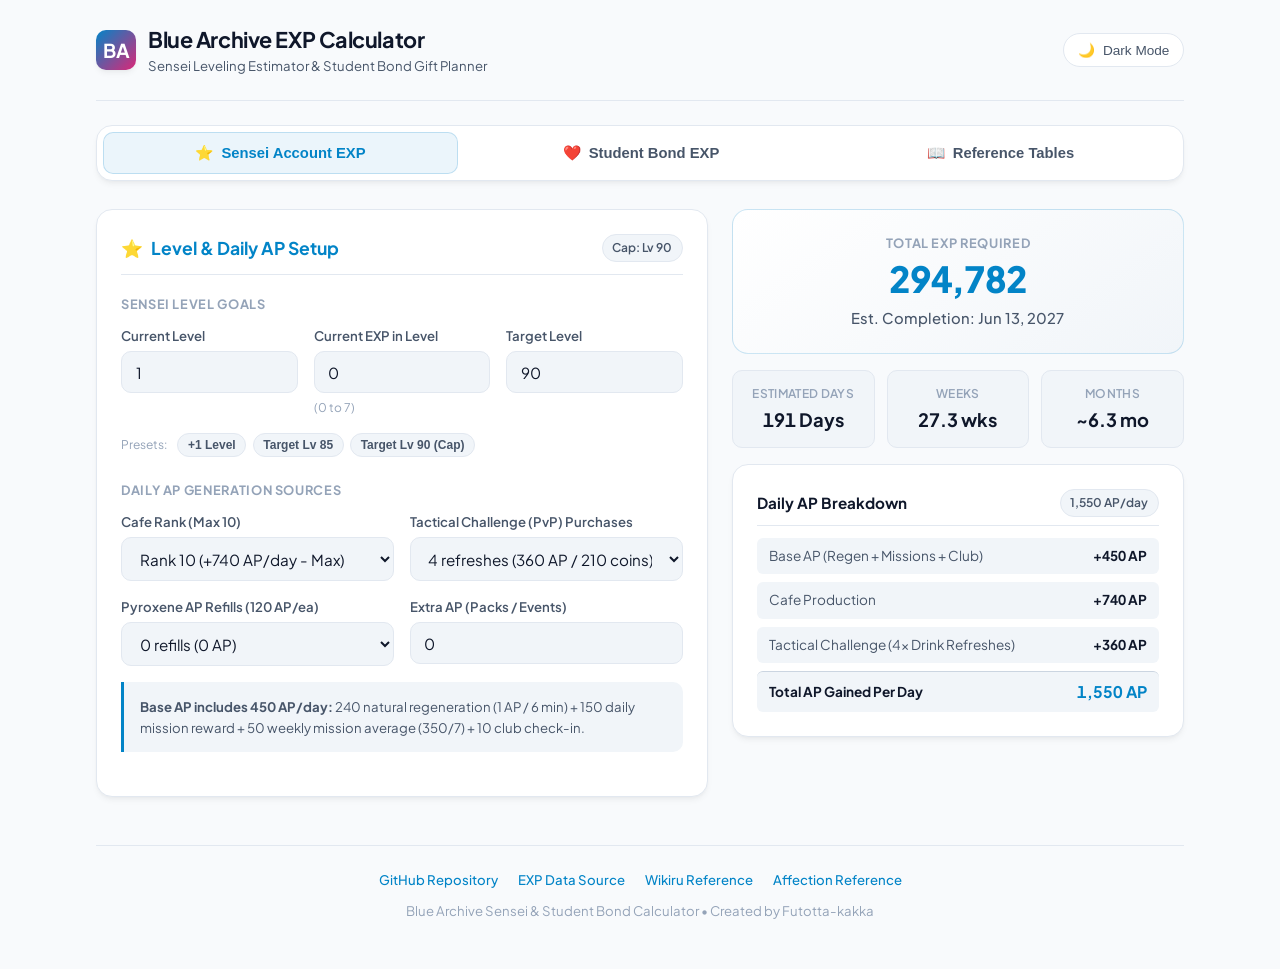
<file: index.html>
<!DOCTYPE html>
<html lang="en">
<head>
  <meta charset="UTF-8">
  <meta name="viewport" content="width=device-width, initial-scale=1.0">
  <title>Blue Archive Sensei & Student EXP Calculator</title>
  <meta name="description" content="Calculate Blue Archive Sensei Account EXP, daily AP generation, time to level 90, and Student Bond / Relationship EXP with optimal gift paths.">
  
  <!-- Favicons -->
  <link rel="apple-touch-icon" sizes="180x180" href="img/apple-touch-icon.png">
  <link rel="icon" type="image/png" sizes="32x32" href="img/favicon-32x32.png">
  <link rel="icon" type="image/png" sizes="16x16" href="img/favicon-16x16.png">
  <link rel="manifest" href="img/site.webmanifest">

  <!-- Google Fonts: Plus Jakarta Sans -->
  <link rel="preconnect" href="https://fonts.googleapis.com">
  <link rel="preconnect" href="https://fonts.gstatic.com" crossorigin>
  <link href="https://fonts.googleapis.com/css2?family=Plus+Jakarta+Sans:wght@400;500;600;700;800&display=swap" rel="stylesheet">

  <link rel="stylesheet" href="css/style.css">
</head>
<body>
  <div class="container">
    
    <!-- Top Header -->
    <header class="header">
      <div class="brand-wrapper">
        <div class="brand-icon">BA</div>
        <div class="brand-info">
          <h1>Blue Archive EXP Calculator</h1>
          <p>Sensei Leveling Estimator & Student Bond Gift Planner</p>
        </div>
      </div>
      <div class="header-controls">
        <button id="theme-toggle" class="theme-toggle-btn" aria-label="Toggle theme">
          <span>🌙</span> Dark Mode
        </button>
      </div>
    </header>

    <!-- Navigation Tabs -->
    <nav class="nav-tabs" role="tablist">
      <button class="tab-btn active-schale" data-tab="sensei" role="tab" aria-selected="true">
        <span>⭐</span> Sensei Account EXP
      </button>
      <button class="tab-btn" data-tab="bond" role="tab" aria-selected="false">
        <span>❤️</span> Student Bond EXP
      </button>
      <button class="tab-btn" data-tab="reference" role="tab" aria-selected="false">
        <span>📖</span> Reference Tables
      </button>
    </nav>

    <!-- TAB 1: SENSEI ACCOUNT EXP -->
    <section id="tab-sensei" class="tab-panel active" role="tabpanel">
      <div class="grid-layout">
        
        <!-- Left: Form Controls -->
        <div class="card">
          <div class="card-header">
            <h2 class="card-title schale">
              <span>⭐</span> Level & Daily AP Setup
            </h2>
            <span class="preset-chip">Cap: Lv 90</span>
          </div>

          <!-- Section: Level Goals -->
          <div class="form-section">
            <div class="form-section-title">Sensei Level Goals</div>
            <div class="form-grid">
              <div class="input-group">
                <label class="input-label" for="currentLevel">Current Level</label>
                <input type="number" id="currentLevel" class="input-field" min="1" max="89" value="1">
              </div>
              <div class="input-group">
                <label class="input-label" for="currentLevelExp">Current EXP in Level</label>
                <input type="number" id="currentLevelExp" class="input-field" min="0" value="0">
                <span class="input-hint" id="curExpMaxHint">(0 to 7)</span>
              </div>
              <div class="input-group">
                <label class="input-label" for="targetLevel">Target Level</label>
                <input type="number" id="targetLevel" class="input-field" min="2" max="90" value="90">
              </div>
            </div>
            
            <div class="preset-group">
              <span class="input-hint" style="align-self: center; margin-right: 0.25rem;">Presets:</span>
              <button type="button" class="preset-chip" data-sensei-preset="plus1">+1 Level</button>
              <button type="button" class="preset-chip" data-sensei-preset="85">Target Lv 85</button>
              <button type="button" class="preset-chip" data-sensei-preset="90">Target Lv 90 (Cap)</button>
            </div>
          </div>

          <!-- Section: Daily AP Sources -->
          <div class="form-section" style="margin-top: 1.5rem;">
            <div class="form-section-title">Daily AP Generation Sources</div>
            
            <div class="form-grid">
              <div class="input-group">
                <label class="input-label" for="cafeRank">Cafe Rank (Max 10)</label>
                <select id="cafeRank" class="select-field">
                  <option value="90">Rank 1 (+90 AP/day)</option>
                  <option value="150">Rank 2 (+150 AP/day)</option>
                  <option value="220">Rank 3 (+220 AP/day)</option>
                  <option value="300">Rank 4 (+300 AP/day)</option>
                  <option value="390">Rank 5 (+390 AP/day)</option>
                  <option value="460">Rank 6 (+460 AP/day)</option>
                  <option value="530">Rank 7 (+530 AP/day)</option>
                  <option value="600">Rank 8 (+600 AP/day)</option>
                  <option value="670">Rank 9 (+670 AP/day)</option>
                  <option value="740" selected>Rank 10 (+740 AP/day - Max)</option>
                </select>
              </div>

              <div class="input-group">
                <label class="input-label" for="TCCoinAP">Tactical Challenge (PvP) Purchases</label>
                <select id="TCCoinAP" class="select-field">
                  <option value="0">0 purchases (0 AP)</option>
                  <option value="1">1 refresh (90 AP / 45 coins)</option>
                  <option value="2">2 refreshes (180 AP / 100 coins)</option>
                  <option value="3">3 refreshes (270 AP / 155 coins)</option>
                  <option value="4" selected>4 refreshes (360 AP / 210 coins)</option>
                </select>
              </div>
            </div>

            <div class="form-grid">
              <div class="input-group">
                <label class="input-label" for="numApRefreshes">Pyroxene AP Refills (120 AP/ea)</label>
                <select id="numApRefreshes" class="select-field">
                  <option value="0" selected>0 refills (0 AP)</option>
                  <option value="1">1 refill (120 AP - 30 Pyro)</option>
                  <option value="2">2 refills (240 AP - 60 Pyro)</option>
                  <option value="3">3 refills (360 AP - 90 Pyro)</option>
                  <option value="4">4 refills (480 AP - 150 Pyro)</option>
                  <option value="5">5 refills (600 AP - 210 Pyro)</option>
                  <option value="6">6 refills (720 AP - 270 Pyro)</option>
                  <option value="7">7 refills (840 AP - 370 Pyro)</option>
                  <option value="8">8 refills (960 AP - 470 Pyro)</option>
                  <option value="9">9 refills (1080 AP - 570 Pyro)</option>
                  <option value="10">10 refills (1200 AP - 720 Pyro)</option>
                  <option value="11">11 refills (1320 AP - 870 Pyro)</option>
                  <option value="12">12 refills (1440 AP - 1020 Pyro)</option>
                  <option value="13">13 refills (1560 AP - 1220 Pyro)</option>
                  <option value="14">14 refills (1680 AP - 1420 Pyro)</option>
                  <option value="15">15 refills (1800 AP - 1620 Pyro)</option>
                  <option value="16">16 refills (1920 AP - 1920 Pyro)</option>
                  <option value="17">17 refills (2040 AP - 2220 Pyro)</option>
                  <option value="18">18 refills (2160 AP - 2520 Pyro)</option>
                  <option value="19">19 refills (2280 AP - 2820 Pyro)</option>
                  <option value="20">20 refills (2400 AP - 3120 Pyro)</option>
                </select>
              </div>

              <div class="input-group">
                <label class="input-label" for="customApExtra">Extra AP (Packs / Events)</label>
                <input type="number" id="customApExtra" class="input-field" min="0" max="5000" value="0" placeholder="0">
              </div>
            </div>

            <div class="info-box">
              <strong>Base AP includes 450 AP/day:</strong> 240 natural regeneration (1 AP / 6 min) + 150 daily mission reward + 50 weekly mission average (350/7) + 10 club check-in.
            </div>
          </div>
        </div>

        <!-- Right: Results Panel -->
        <div class="results-container">
          
          <div class="hero-stat-card schale-hero">
            <div class="hero-stat-title">Total EXP Required</div>
            <div class="hero-stat-value schale" id="senseiTotalExp">0</div>
            <div class="hero-stat-subtext" id="senseiFinishDate">Calculating estimate...</div>
          </div>

          <div class="stat-pills-row">
            <div class="stat-pill">
              <div class="stat-pill-label">Estimated Days</div>
              <div class="stat-pill-value" id="senseiDays">0 Days</div>
            </div>
            <div class="stat-pill">
              <div class="stat-pill-label">Weeks</div>
              <div class="stat-pill-value" id="senseiWeeks">0 wks</div>
            </div>
            <div class="stat-pill">
              <div class="stat-pill-label">Months</div>
              <div class="stat-pill-value" id="senseiMonths">~0 mo</div>
            </div>
          </div>

          <div class="card">
            <div class="card-header" style="margin-bottom: 0.5rem; padding-bottom: 0.5rem;">
              <h3 class="card-title" style="font-size: 0.95rem;">Daily AP Breakdown</h3>
              <span class="preset-chip" id="senseiDailyAp">1,550 AP/day</span>
            </div>
            <div id="senseiApBreakdown" class="breakdown-list"></div>
          </div>

        </div>

      </div>
    </section>

    <!-- TAB 2: STUDENT BOND EXP -->
    <section id="tab-bond" class="tab-panel bond-mode" role="tabpanel">
      <div class="grid-layout">
        
        <!-- Left: Form Controls -->
        <div class="card">
          <div class="card-header">
            <h2 class="card-title bond">
              <span>❤️</span> Relationship Goals
            </h2>
            <span class="preset-chip">Cap: Rank 100</span>
          </div>

          <div class="form-section">
            <div class="form-section-title">Bond / Affection Ranks</div>
            <div class="form-grid">
              <div class="input-group">
                <label class="input-label" for="startRank">Starting Rank</label>
                <input type="number" id="startRank" class="input-field" min="1" max="99" value="1">
              </div>
              <div class="input-group">
                <label class="input-label" for="targetRank">Desired Rank</label>
                <input type="number" id="targetRank" class="input-field" min="2" max="100" value="20">
              </div>
            </div>

            <div class="preset-group">
              <span class="input-hint" style="align-self: center; margin-right: 0.25rem;">Milestones:</span>
              <button type="button" class="preset-chip bond-chip" data-bond-preset="20">Rank 20 (Unique Item T1 / L2D)</button>
              <button type="button" class="preset-chip bond-chip" data-bond-preset="25">Rank 25 (Unique Item T2)</button>
              <button type="button" class="preset-chip bond-chip" data-bond-preset="50">Rank 50 (Stat Cap)</button>
              <button type="button" class="preset-chip bond-chip" data-bond-preset="100">Rank 100 (Max)</button>
            </div>
          </div>

          <div class="form-section" style="margin-top: 1.5rem;">
            <div class="form-section-title">Gift Filter Options</div>
            
            <label class="toggle-wrapper">
              <input type="checkbox" id="exclude3Star">
              <span class="toggle-label">Exclude 3★ (Purple) Gifts</span>
            </label>

            <label class="toggle-wrapper">
              <input type="checkbox" id="excludeCheckIn">
              <span class="toggle-label">Exclude Cafe Check-Ins (+15 EXP)</span>
            </label>

            <div class="info-box bond-info">
              <strong>Gift Reaction Mechanics:</strong> 2★ gifts give +20 (Normal), +40 (Liked), +60 (Favorite), or +80 (Beloved). 3★ gifts guarantee at least Liked (+120), up to +240 (Beloved). Cafe headpats provide flat +15 EXP.
            </div>
          </div>

          <!-- Optimal Gift Combination -->
          <div class="form-section" style="margin-top: 1.5rem;">
            <div class="form-section-title">Optimal Gift Combination</div>
            <div id="optimalGiftsContainer"></div>
          </div>
        </div>

        <!-- Right: Results Panel -->
        <div class="results-container">
          
          <div class="hero-stat-card bond-hero">
            <div class="hero-stat-title">Bond EXP Required</div>
            <div class="hero-stat-value bond" id="bondTotalExp">0</div>
            <div class="hero-stat-subtext" id="bondHeroSubtext">Rank 1 → Rank 20</div>
          </div>

          <div class="card">
            <div class="card-header" style="margin-bottom: 0.5rem; padding-bottom: 0.5rem;">
              <h3 class="card-title" style="font-size: 0.95rem;">Single-Type Gift Requirements</h3>
            </div>
            <div id="giftCardsGrid" class="gift-grid"></div>
          </div>

        </div>

      </div>
    </section>

    <!-- TAB 3: REFERENCE TABLES -->
    <section id="tab-reference" class="tab-panel" role="tabpanel">
      <div class="card" style="margin-bottom: 1.5rem;">
        <div class="card-header">
          <h2 class="card-title"><span>📊</span> In-Game Reference Tables</h2>
        </div>
        <p style="color: var(--text-secondary); font-size: 0.875rem; margin-bottom: 1rem;">
          Reference data for Pyroxene AP refills, Cafe generation scaling, and Lesson / Schedule Bond EXP chances.
        </p>

        <!-- Accordion 1: Pyro AP Table -->
        <div class="accordion open">
          <div class="accordion-header">
            <span>🔥 Pyroxene AP Refresh Price Table</span>
            <span class="accordion-arrow">▼</span>
          </div>
          <div class="accordion-body">
            <div class="table-responsive">
              <table class="data-table">
                <thead>
                  <tr>
                    <th>Refill #</th>
                    <th>Cost (Pyro)</th>
                    <th>Cumulative Pyro</th>
                    <th>AP Gained</th>
                    <th>Cumulative AP</th>
                  </tr>
                </thead>
                <tbody>
                  <tr><td>1</td><td>30</td><td>30</td><td>+120</td><td>120</td></tr>
                  <tr><td>2</td><td>30</td><td>60</td><td>+120</td><td>240</td></tr>
                  <tr><td>3</td><td>30</td><td>90</td><td>+120</td><td>360</td></tr>
                  <tr><td>4</td><td>60</td><td>150</td><td>+120</td><td>480</td></tr>
                  <tr><td>5</td><td>60</td><td>210</td><td>+120</td><td>600</td></tr>
                  <tr><td>6</td><td>60</td><td>270</td><td>+120</td><td>720</td></tr>
                  <tr><td>7</td><td>100</td><td>370</td><td>+120</td><td>840</td></tr>
                  <tr><td>8</td><td>100</td><td>470</td><td>+120</td><td>960</td></tr>
                  <tr><td>9</td><td>100</td><td>570</td><td>+120</td><td>1,080</td></tr>
                  <tr><td>10</td><td>150</td><td>720</td><td>+120</td><td>1,200</td></tr>
                  <tr><td>11</td><td>150</td><td>870</td><td>+120</td><td>1,320</td></tr>
                  <tr><td>12</td><td>150</td><td>1,020</td><td>+120</td><td>1,440</td></tr>
                  <tr><td>13</td><td>200</td><td>1,220</td><td>+120</td><td>1,560</td></tr>
                  <tr><td>14</td><td>200</td><td>1,420</td><td>+120</td><td>1,680</td></tr>
                  <tr><td>15</td><td>200</td><td>1,620</td><td>+120</td><td>1,800</td></tr>
                  <tr><td>16</td><td>300</td><td>1,920</td><td>+120</td><td>1,920</td></tr>
                  <tr><td>17</td><td>300</td><td>2,220</td><td>+120</td><td>2,040</td></tr>
                  <tr><td>18</td><td>300</td><td>2,520</td><td>+120</td><td>2,160</td></tr>
                  <tr><td>19</td><td>300</td><td>2,820</td><td>+120</td><td>2,280</td></tr>
                  <tr><td>20</td><td>300</td><td>3,120</td><td>+120</td><td>2,400</td></tr>
                </tbody>
              </table>
            </div>
          </div>
        </div>

        <!-- Accordion 2: Lesson / Schedule Table -->
        <div class="accordion" style="margin-top: 1rem;">
          <div class="accordion-header">
            <span>🏫 Lesson / Schedule Bond EXP Table</span>
            <span class="accordion-arrow">▼</span>
          </div>
          <div class="accordion-body">
            <div class="table-responsive">
              <table class="data-table">
                <thead>
                  <tr>
                    <th>Academy Rank</th>
                    <th>Academy Level</th>
                    <th>Base Favor EXP</th>
                    <th>Bonus Favor EXP</th>
                    <th>Bonus Chance</th>
                  </tr>
                </thead>
                <tbody>
                  <tr><td>1</td><td>1</td><td>15</td><td>+15</td><td>10%</td></tr>
                  <tr><td>4</td><td>2</td><td>15</td><td>+15</td><td>15%</td></tr>
                  <tr><td>7</td><td>3</td><td>15</td><td>+15</td><td>20%</td></tr>
                  <tr><td>10</td><td>4</td><td>15</td><td>+15</td><td>25%</td></tr>
                  <tr><td>11</td><td>5</td><td>20</td><td>+20</td><td>25%</td></tr>
                  <tr><td>12</td><td>6</td><td>25</td><td>+25</td><td>25%</td></tr>
                </tbody>
              </table>
            </div>
          </div>
        </div>

      </div>
    </section>

    <!-- Footer -->
    <footer class="footer">
      <div class="footer-links">
        <a href="https://github.com/Futottakakka/bluearchive-expcalc" target="_blank" rel="noopener">GitHub Repository</a>
        <a href="https://github.com/aizawey479/ba-data" target="_blank" rel="noopener">EXP Data Source</a>
        <a href="https://bluearchive.wikiru.jp/?%E7%B5%8C%E9%A8%93%E5%80%A4%E8%A1%A8" target="_blank" rel="noopener">Wikiru Reference</a>
        <a href="https://bluearchive.fandom.com/wiki/Affection" target="_blank" rel="noopener">Affection Reference</a>
      </div>
      <p>Blue Archive Sensei & Student Bond Calculator • Created by Futotta-kakka</p>
    </footer>

  </div>

  <script src="scripts/app.js"></script>
</body>
</html>
</file>
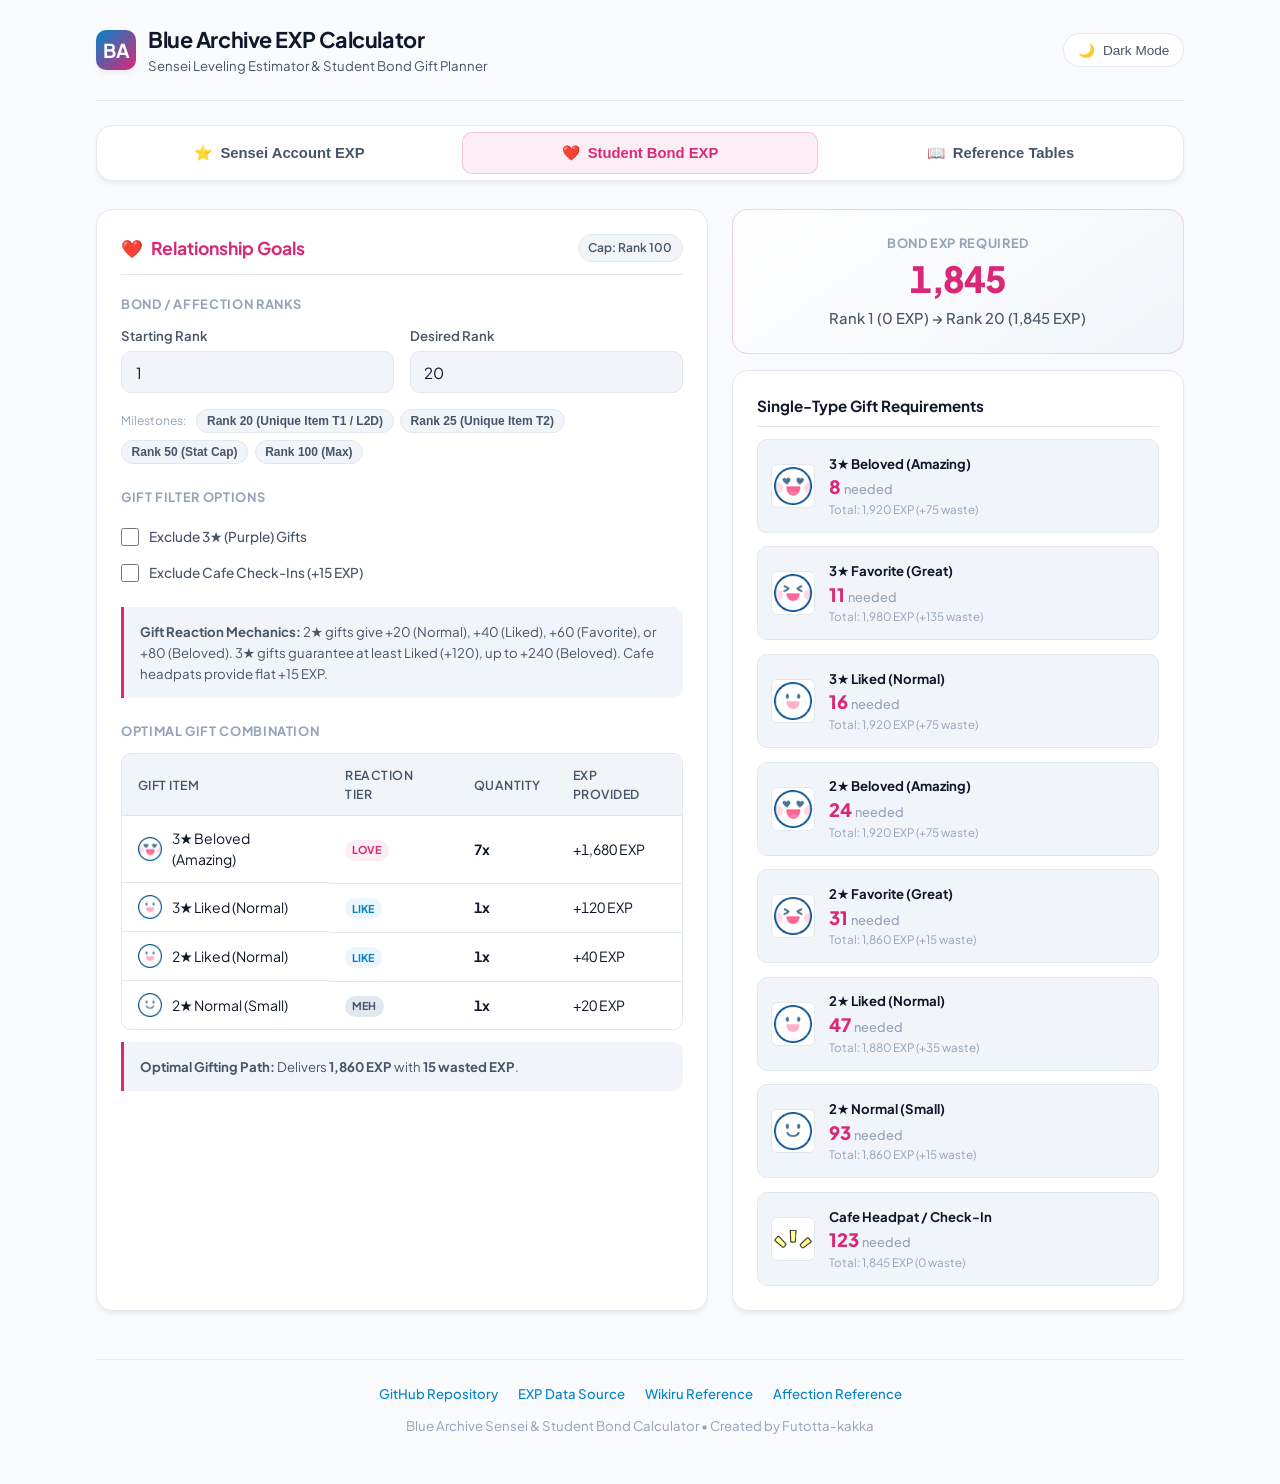
<file: bondEXPCalc.html>
<!DOCTYPE html>
<html lang="en">
<head>
  <meta charset="UTF-8">
  <meta http-equiv="refresh" content="0; url=index.html#bond">
  <title>Redirecting to Blue Archive Bond EXP Calculator...</title>
  <script>
    window.location.replace("index.html#bond");
  </script>
</head>
<body style="font-family: sans-serif; text-align: center; padding-top: 50px; background: #0b0f17; color: #f8fafc;">
  <p>Redirecting to <a href="index.html#bond" style="color: #f472b6;">Blue Archive Student Bond EXP Calculator</a>...</p>
</body>
</html>
</file>
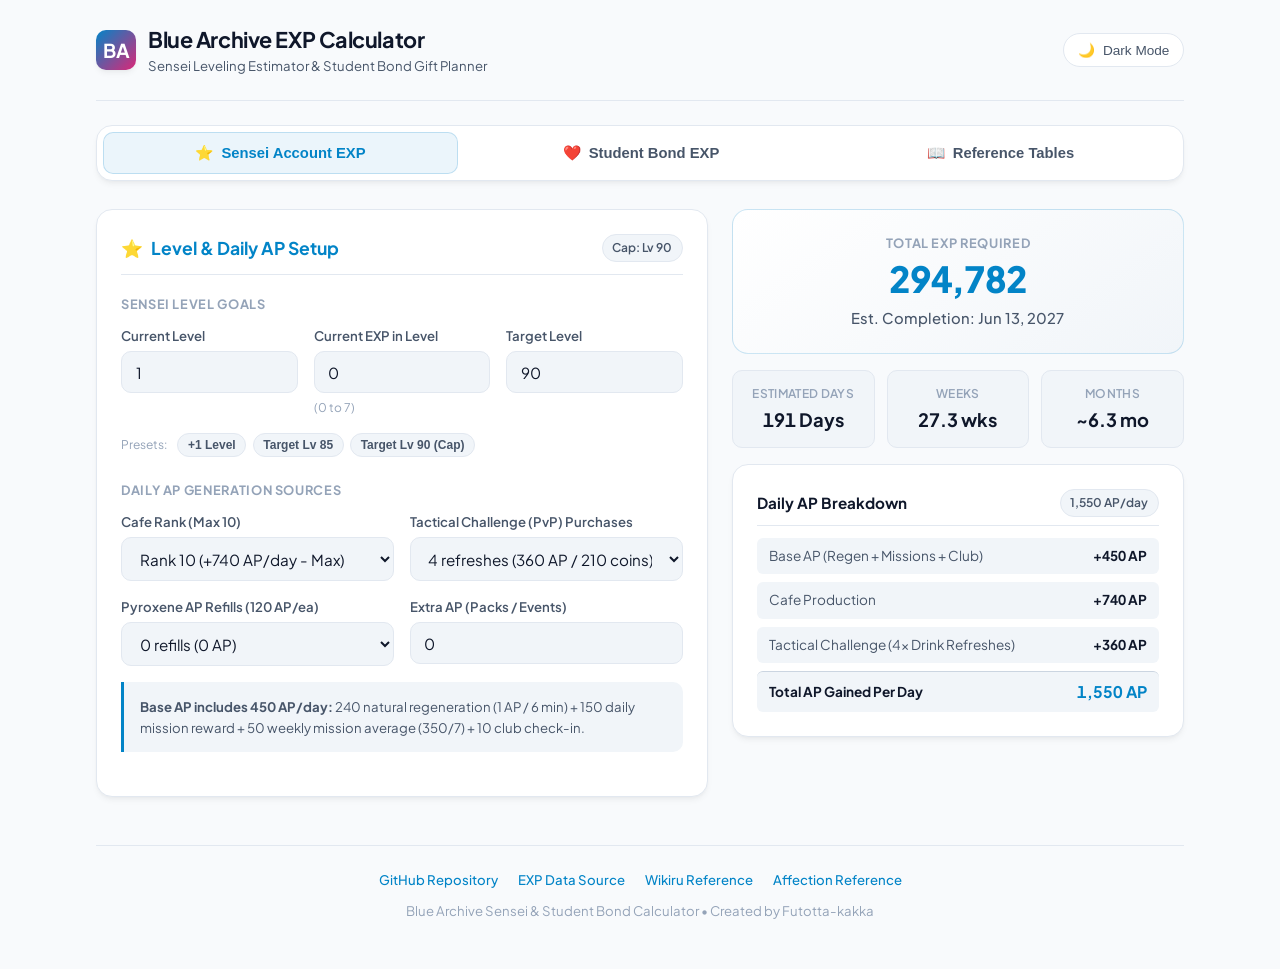
<file: expcalc.html>
<!DOCTYPE html>
<html lang="en">
<head>
  <meta charset="UTF-8">
  <meta http-equiv="refresh" content="0; url=index.html#sensei">
  <title>Redirecting to Blue Archive EXP Calculator...</title>
  <script>
    window.location.replace("index.html#sensei");
  </script>
</head>
<body style="font-family: sans-serif; text-align: center; padding-top: 50px; background: #0b0f17; color: #f8fafc;">
  <p>Redirecting to <a href="index.html#sensei" style="color: #38bdf8;">Blue Archive Sensei EXP Calculator</a>...</p>
</body>
</html>
</file>
<file: css/style.css>
:root {
  /* Common tokens */
  --font-sans: 'Plus Jakarta Sans', -apple-system, BlinkMacSystemFont, "Segoe UI", Roboto, "Helvetica Neue", Arial, sans-serif;
  --font-mono: ui-monospace, SFMono-Regular, Menlo, Monaco, Consolas, monospace;
  --radius-sm: 6px;
  --radius-md: 10px;
  --radius-lg: 16px;
  --radius-full: 9999px;
  --transition-fast: 150ms cubic-bezier(0.4, 0, 0.2, 1);
  --transition-normal: 250ms cubic-bezier(0.4, 0, 0.2, 1);

  /* Light Theme (Default fallback) */
  --bg-base: #f8fafc;
  --bg-surface: #ffffff;
  --bg-surface-elevated: #f1f5f9;
  --bg-surface-hover: #e2e8f0;
  --border-subtle: #e2e8f0;
  --border-strong: #cbd5e1;
  
  --text-primary: #0f172a;
  --text-secondary: #475569;
  --text-muted: #94a3b8;
  
  --accent-schale: #0284c7;
  --accent-schale-hover: #0369a1;
  --accent-schale-dim: rgba(2, 132, 199, 0.08);
  --accent-schale-border: rgba(2, 132, 199, 0.2);

  --accent-bond: #db2777;
  --accent-bond-hover: #be185d;
  --accent-bond-dim: rgba(219, 39, 119, 0.08);
  --accent-bond-border: rgba(219, 39, 119, 0.2);

  --accent-emerald: #059669;
  --accent-emerald-dim: rgba(5, 150, 105, 0.08);

  --accent-amber: #d97706;
  --accent-amber-dim: rgba(217, 119, 6, 0.08);

  --card-shadow: 0 4px 6px -1px rgba(0, 0, 0, 0.05), 0 2px 4px -2px rgba(0, 0, 0, 0.04);
  --card-shadow-hover: 0 10px 15px -3px rgba(0, 0, 0, 0.08), 0 4px 6px -4px rgba(0, 0, 0, 0.03);
  --badge-bg: #e2e8f0;
}

[data-theme="dark"] {
  --bg-base: #0b0f17;
  --bg-surface: #131b26;
  --bg-surface-elevated: #1a2434;
  --bg-surface-hover: #223044;
  --border-subtle: rgba(255, 255, 255, 0.08);
  --border-strong: rgba(255, 255, 255, 0.16);
  
  --text-primary: #f8fafc;
  --text-secondary: #94a3b8;
  --text-muted: #64748b;
  
  --accent-schale: #38bdf8;
  --accent-schale-hover: #7dd3fc;
  --accent-schale-dim: rgba(56, 189, 248, 0.12);
  --accent-schale-border: rgba(56, 189, 248, 0.28);

  --accent-bond: #f472b6;
  --accent-bond-hover: #f9a8d4;
  --accent-bond-dim: rgba(244, 114, 182, 0.12);
  --accent-bond-border: rgba(244, 114, 182, 0.28);

  --accent-emerald: #34d399;
  --accent-emerald-dim: rgba(52, 211, 153, 0.12);

  --accent-amber: #fbbf24;
  --accent-amber-dim: rgba(251, 191, 36, 0.12);

  --card-shadow: 0 4px 12px rgba(0, 0, 0, 0.35);
  --card-shadow-hover: 0 10px 25px -5px rgba(0, 0, 0, 0.45);
  --badge-bg: rgba(255, 255, 255, 0.08);
}

/* Base resets & typography */
*, *::before, *::after {
  box-sizing: border-box;
  margin: 0;
  padding: 0;
}

body {
  font-family: var(--font-sans);
  background-color: var(--bg-base);
  color: var(--text-primary);
  line-height: 1.5;
  -webkit-font-smoothing: antialiased;
  min-height: 100vh;
  transition: background-color var(--transition-normal), color var(--transition-normal);
}

.container {
  max-width: 1120px;
  margin: 0 auto;
  padding: 1.5rem 1rem 3rem;
}

/* Header & Brand */
.header {
  display: flex;
  justify-content: space-between;
  align-items: center;
  padding-bottom: 1.5rem;
  margin-bottom: 1.5rem;
  border-bottom: 1px solid var(--border-subtle);
  flex-wrap: wrap;
  gap: 1rem;
}

.brand-wrapper {
  display: flex;
  align-items: center;
  gap: 0.75rem;
}

.brand-icon {
  width: 40px;
  height: 40px;
  border-radius: var(--radius-md);
  background: linear-gradient(135deg, var(--accent-schale), var(--accent-bond));
  display: flex;
  align-items: center;
  justify-content: center;
  box-shadow: var(--card-shadow);
  color: white;
  font-weight: 700;
  font-size: 1.2rem;
}

.brand-info h1 {
  font-size: 1.35rem;
  font-weight: 700;
  letter-spacing: -0.02em;
  color: var(--text-primary);
}

.brand-info p {
  font-size: 0.825rem;
  color: var(--text-secondary);
}

.header-controls {
  display: flex;
  align-items: center;
  gap: 0.75rem;
}

.theme-toggle-btn {
  display: inline-flex;
  align-items: center;
  gap: 0.5rem;
  padding: 0.5rem 0.85rem;
  border-radius: var(--radius-full);
  background: var(--bg-surface);
  border: 1px solid var(--border-subtle);
  color: var(--text-secondary);
  font-size: 0.85rem;
  font-weight: 500;
  cursor: pointer;
  transition: all var(--transition-fast);
}

.theme-toggle-btn:hover {
  background: var(--bg-surface-hover);
  color: var(--text-primary);
}

/* Navigation Tabs */
.nav-tabs {
  display: flex;
  background: var(--bg-surface);
  padding: 0.35rem;
  border-radius: var(--radius-lg);
  border: 1px solid var(--border-subtle);
  margin-bottom: 1.75rem;
  box-shadow: var(--card-shadow);
  gap: 0.35rem;
}

.tab-btn {
  flex: 1;
  display: inline-flex;
  align-items: center;
  justify-content: center;
  gap: 0.5rem;
  padding: 0.7rem 1rem;
  font-size: 0.925rem;
  font-weight: 600;
  color: var(--text-secondary);
  background: transparent;
  border: none;
  border-radius: var(--radius-md);
  cursor: pointer;
  transition: all var(--transition-fast);
  text-decoration: none;
}

.tab-btn:hover {
  color: var(--text-primary);
  background: var(--bg-surface-elevated);
}

.tab-btn.active-schale {
  background: var(--accent-schale-dim);
  color: var(--accent-schale);
  border: 1px solid var(--accent-schale-border);
}

.tab-btn.active-bond {
  background: var(--accent-bond-dim);
  color: var(--accent-bond);
  border: 1px solid var(--accent-bond-border);
}

.tab-btn.active-ref {
  background: var(--bg-surface-elevated);
  color: var(--text-primary);
  border: 1px solid var(--border-strong);
}

/* Tab Panels */
.tab-panel {
  display: none;
  animation: fadeIn 200ms cubic-bezier(0.16, 1, 0.3, 1);
}

.tab-panel.active {
  display: block;
}

@keyframes fadeIn {
  from {
    opacity: 0;
    transform: translateY(4px);
  }
  to {
    opacity: 1;
    transform: translateY(0);
  }
}

/* Card & Layout Grids */
.grid-layout {
  display: grid;
  grid-template-columns: 1fr;
  gap: 1.5rem;
}

@media (min-width: 880px) {
  .grid-layout {
    grid-template-columns: 1.15fr 0.85fr;
  }
}

.card {
  background: var(--bg-surface);
  border: 1px solid var(--border-subtle);
  border-radius: var(--radius-lg);
  padding: 1.5rem;
  box-shadow: var(--card-shadow);
  transition: border-color var(--transition-fast), box-shadow var(--transition-fast);
}

.card-header {
  display: flex;
  align-items: center;
  justify-content: space-between;
  margin-bottom: 1.25rem;
  padding-bottom: 0.75rem;
  border-bottom: 1px solid var(--border-subtle);
}

.card-title {
  font-size: 1.1rem;
  font-weight: 700;
  display: flex;
  align-items: center;
  gap: 0.5rem;
}

.card-title.schale {
  color: var(--accent-schale);
}

.card-title.bond {
  color: var(--accent-bond);
}

/* Form Groups & Controls */
.form-section {
  margin-bottom: 1.25rem;
}

.form-section-title {
  font-size: 0.8rem;
  font-weight: 700;
  text-transform: uppercase;
  letter-spacing: 0.05em;
  color: var(--text-muted);
  margin-bottom: 0.75rem;
}

.form-grid {
  display: grid;
  grid-template-columns: repeat(auto-fit, minmax(160px, 1fr));
  gap: 1rem;
  margin-bottom: 1rem;
}

.input-group {
  display: flex;
  flex-direction: column;
  gap: 0.35rem;
}

.input-label {
  font-size: 0.825rem;
  font-weight: 600;
  color: var(--text-secondary);
}

.input-hint {
  font-size: 0.75rem;
  color: var(--text-muted);
}

.input-field, .select-field {
  width: 100%;
  padding: 0.65rem 0.85rem;
  font-size: 0.95rem;
  font-family: inherit;
  background: var(--bg-surface-elevated);
  border: 1px solid var(--border-subtle);
  border-radius: var(--radius-md);
  color: var(--text-primary);
  transition: all var(--transition-fast);
}

.input-field:focus, .select-field:focus {
  outline: none;
  border-color: var(--accent-schale);
  box-shadow: 0 0 0 3px var(--accent-schale-dim);
  background: var(--bg-surface);
}

.bond-mode .input-field:focus, .bond-mode .select-field:focus {
  border-color: var(--accent-bond);
  box-shadow: 0 0 0 3px var(--accent-bond-dim);
}

/* Quick preset buttons */
.preset-group {
  display: flex;
  flex-wrap: wrap;
  gap: 0.4rem;
  margin-top: 0.4rem;
}

.preset-chip {
  font-size: 0.75rem;
  font-weight: 600;
  padding: 0.25rem 0.6rem;
  border-radius: var(--radius-full);
  background: var(--bg-surface-elevated);
  border: 1px solid var(--border-subtle);
  color: var(--text-secondary);
  cursor: pointer;
  transition: all var(--transition-fast);
}

.preset-chip:hover {
  background: var(--accent-schale-dim);
  color: var(--accent-schale);
  border-color: var(--accent-schale-border);
}

.preset-chip.bond-chip:hover {
  background: var(--accent-bond-dim);
  color: var(--accent-bond);
  border-color: var(--accent-bond-border);
}

/* Toggle Switch / Checkboxes */
.toggle-wrapper {
  display: flex;
  align-items: center;
  gap: 0.6rem;
  padding: 0.5rem 0;
  cursor: pointer;
  user-select: none;
}

.toggle-wrapper input[type="checkbox"] {
  width: 1.15rem;
  height: 1.15rem;
  accent-color: var(--accent-bond);
  cursor: pointer;
}

.toggle-label {
  font-size: 0.85rem;
  color: var(--text-secondary);
  font-weight: 500;
}

/* Results Panel & Summary Cards */
.results-container {
  display: flex;
  flex-direction: column;
  gap: 1rem;
}

.hero-stat-card {
  background: linear-gradient(145deg, var(--bg-surface), var(--bg-surface-elevated));
  border: 1px solid var(--border-subtle);
  border-radius: var(--radius-lg);
  padding: 1.5rem;
  text-align: center;
  position: relative;
  overflow: hidden;
}

.hero-stat-card.schale-hero {
  border-color: var(--accent-schale-border);
}

.hero-stat-card.bond-hero {
  border-color: var(--accent-bond-border);
}

.hero-stat-title {
  font-size: 0.8rem;
  font-weight: 700;
  letter-spacing: 0.05em;
  text-transform: uppercase;
  color: var(--text-muted);
  margin-bottom: 0.4rem;
}

.hero-stat-value {
  font-size: 2.25rem;
  font-weight: 800;
  letter-spacing: -0.03em;
  font-feature-settings: "tnum";
  line-height: 1.1;
  margin-bottom: 0.5rem;
}

.hero-stat-value.schale {
  color: var(--accent-schale);
}

.hero-stat-value.bond {
  color: var(--accent-bond);
}

.hero-stat-subtext {
  font-size: 0.925rem;
  font-weight: 500;
  color: var(--text-secondary);
}

.stat-pills-row {
  display: grid;
  grid-template-columns: repeat(auto-fit, minmax(130px, 1fr));
  gap: 0.75rem;
}

.stat-pill {
  background: var(--bg-surface-elevated);
  border: 1px solid var(--border-subtle);
  border-radius: var(--radius-md);
  padding: 0.85rem;
  text-align: center;
}

.stat-pill-label {
  font-size: 0.75rem;
  font-weight: 600;
  color: var(--text-muted);
  text-transform: uppercase;
  letter-spacing: 0.03em;
  margin-bottom: 0.2rem;
}

.stat-pill-value {
  font-size: 1.15rem;
  font-weight: 700;
  color: var(--text-primary);
  font-feature-settings: "tnum";
}

/* AP Breakdown List */
.breakdown-list {
  display: flex;
  flex-direction: column;
  gap: 0.5rem;
  margin-top: 0.75rem;
}

.breakdown-item {
  display: flex;
  justify-content: space-between;
  align-items: center;
  padding: 0.5rem 0.75rem;
  background: var(--bg-surface-elevated);
  border-radius: var(--radius-sm);
  font-size: 0.85rem;
}

.breakdown-item-name {
  color: var(--text-secondary);
}

.breakdown-item-value {
  font-weight: 700;
  color: var(--text-primary);
  font-feature-settings: "tnum";
}

/* Modern Clean Tables */
.table-responsive {
  width: 100%;
  overflow-x: auto;
  border-radius: var(--radius-md);
  border: 1px solid var(--border-subtle);
}

.data-table {
  width: 100%;
  border-collapse: collapse;
  text-align: left;
  font-size: 0.875rem;
}

.data-table th {
  background: var(--bg-surface-elevated);
  color: var(--text-secondary);
  font-weight: 600;
  font-size: 0.775rem;
  text-transform: uppercase;
  letter-spacing: 0.04em;
  padding: 0.75rem 1rem;
  border-bottom: 1px solid var(--border-subtle);
}

.data-table td {
  padding: 0.75rem 1rem;
  border-bottom: 1px solid var(--border-subtle);
  color: var(--text-primary);
  font-feature-settings: "tnum";
}

.data-table tbody tr:last-child td {
  border-bottom: none;
}

.data-table tbody tr:hover {
  background: var(--bg-surface-hover);
}

/* Gift Cards & Sprites */
.gift-grid {
  display: grid;
  grid-template-columns: repeat(auto-fill, minmax(210px, 1fr));
  gap: 0.85rem;
  margin-top: 0.75rem;
}

.gift-card {
  background: var(--bg-surface-elevated);
  border: 1px solid var(--border-subtle);
  border-radius: var(--radius-md);
  padding: 0.85rem;
  display: flex;
  align-items: center;
  gap: 0.85rem;
  transition: all var(--transition-fast);
}

.gift-card:hover {
  border-color: var(--accent-bond-border);
  box-shadow: var(--card-shadow);
}

.gift-sprite {
  width: 44px;
  height: 44px;
  object-fit: contain;
  border-radius: var(--radius-sm);
  background: var(--bg-surface);
  padding: 2px;
  border: 1px solid var(--border-subtle);
  flex-shrink: 0;
}

.gift-details {
  flex: 1;
  min-width: 0;
}

.gift-title {
  font-size: 0.825rem;
  font-weight: 700;
  color: var(--text-primary);
  white-space: nowrap;
  overflow: hidden;
  text-overflow: ellipsis;
}

.gift-count {
  font-size: 1.15rem;
  font-weight: 800;
  color: var(--accent-bond);
}

.gift-meta {
  font-size: 0.725rem;
  color: var(--text-muted);
}

/* Reaction Badges */
.reaction-badge {
  display: inline-block;
  padding: 0.15rem 0.45rem;
  font-size: 0.675rem;
  font-weight: 700;
  text-transform: uppercase;
  border-radius: var(--radius-full);
}

.reaction-meh { background: var(--bg-surface-hover); color: var(--text-secondary); }
.reaction-like { background: var(--accent-schale-dim); color: var(--accent-schale); }
.reaction-fav { background: var(--accent-amber-dim); color: var(--accent-amber); }
.reaction-love { background: var(--accent-bond-dim); color: var(--accent-bond); }

/* Accordion / Collapsible */
.accordion {
  border: 1px solid var(--border-subtle);
  border-radius: var(--radius-md);
  overflow: hidden;
  margin-top: 1rem;
}

.accordion-header {
  background: var(--bg-surface-elevated);
  padding: 0.85rem 1rem;
  display: flex;
  align-items: center;
  justify-content: space-between;
  cursor: pointer;
  font-size: 0.9rem;
  font-weight: 600;
  color: var(--text-primary);
  user-select: none;
  transition: background var(--transition-fast);
}

.accordion-header:hover {
  background: var(--bg-surface-hover);
}

.accordion-body {
  padding: 1rem;
  background: var(--bg-surface);
  border-top: 1px solid var(--border-subtle);
  display: none;
}

.accordion.open .accordion-body {
  display: block;
}

.accordion-arrow {
  transition: transform var(--transition-fast);
}

.accordion.open .accordion-arrow {
  transform: rotate(180deg);
}

/* Notice & Info boxes */
.info-box {
  background: var(--bg-surface-elevated);
  border-left: 3px solid var(--accent-schale);
  padding: 0.85rem 1rem;
  border-radius: 0 var(--radius-md) var(--radius-md) 0;
  font-size: 0.825rem;
  color: var(--text-secondary);
  line-height: 1.6;
  margin-top: 1rem;
}

.info-box.bond-info {
  border-left-color: var(--accent-bond);
}

/* Footer */
.footer {
  margin-top: 3rem;
  padding-top: 1.5rem;
  border-top: 1px solid var(--border-subtle);
  text-align: center;
  font-size: 0.825rem;
  color: var(--text-muted);
}

.footer a {
  color: var(--accent-schale);
  text-decoration: none;
  font-weight: 500;
  transition: color var(--transition-fast);
}

.footer a:hover {
  text-decoration: underline;
}

.footer-links {
  display: flex;
  justify-content: center;
  gap: 1.25rem;
  margin-bottom: 0.75rem;
  flex-wrap: wrap;
}
</file>
